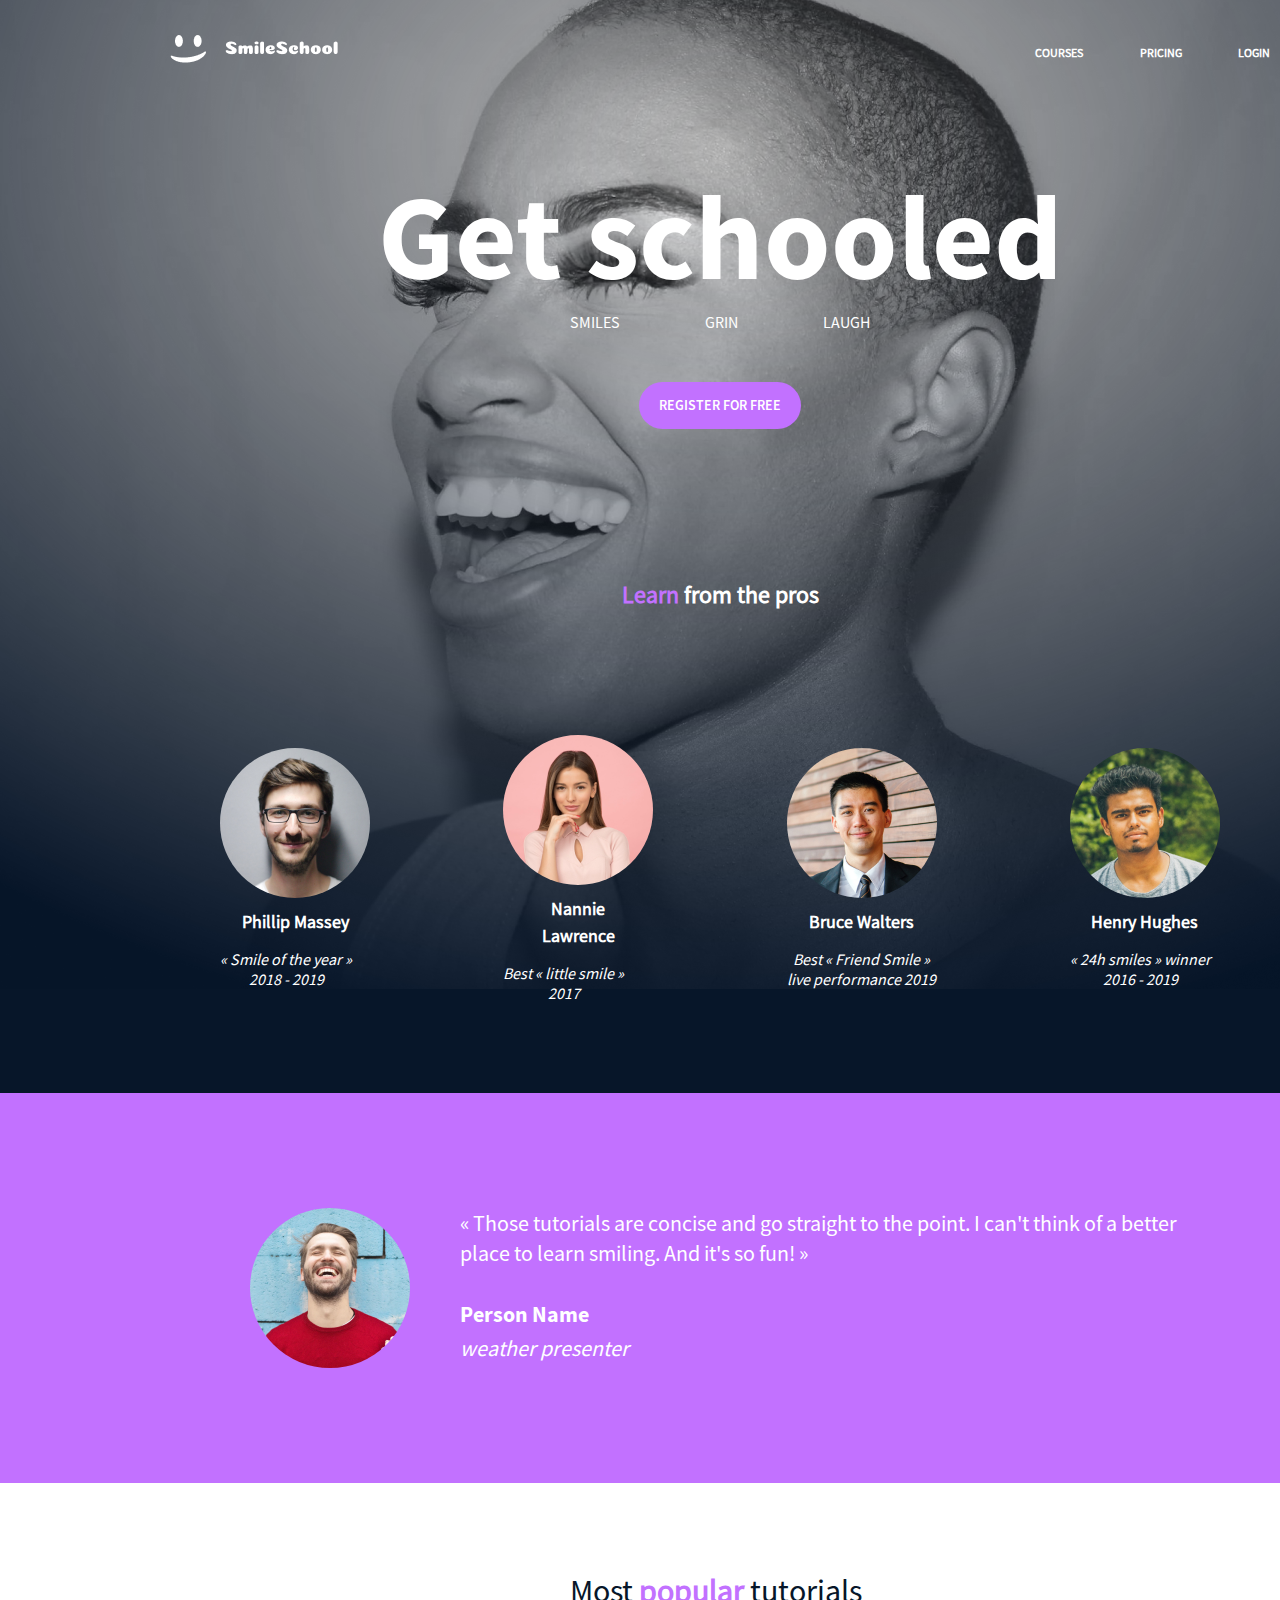
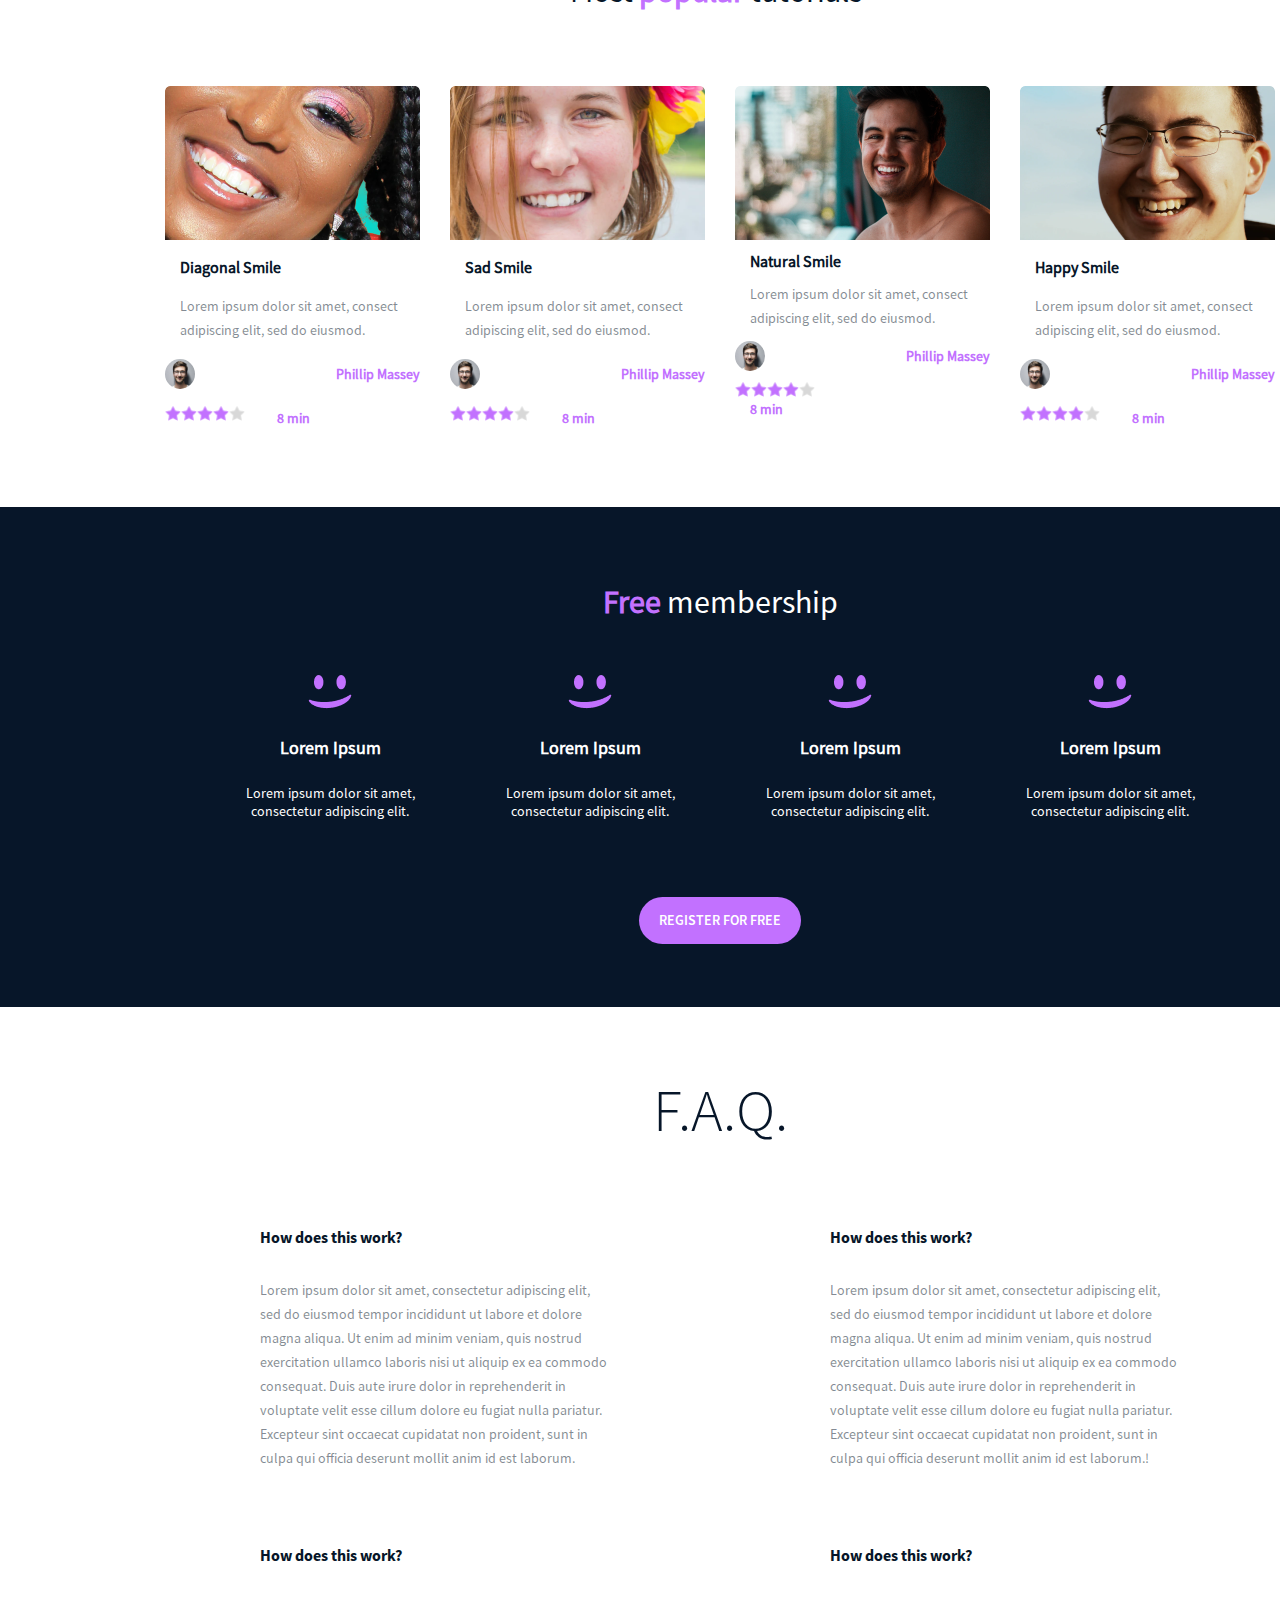
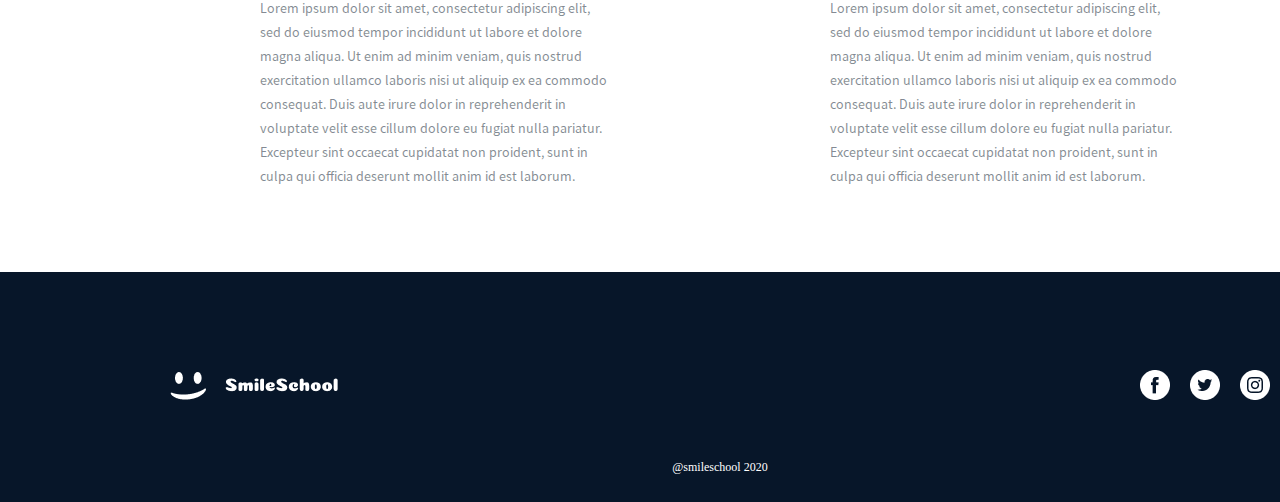
<file: css_advanced/index.html>
<!DOCTYPE html>
<html lang="en">

<head>
	<link rel="stylesheet" href="styles.css">
	<meta charset="utf-8">
	<meta name="viewport" content="width=device-width, initial-scale=1">
	<title>Document</title>
</head>

<body>
	<!--HEADER-->
	<header>
		<div id="header-banner">
			<a href="#" title="logo SmileSchool">
				<img src="../css_advanced/img/logo.png" alt="Smile School logo">
			</a>
			<nav>
				<a href="#">courses</a>
				<a href="#">pricing</a>
				<a href="#">login</a>
			</nav>
		</div>
	</header>

	<!--MAIN CONTENT-->
	<main>

		<!--BANNER-->
		<section id="banner">
			<div id="register">
				<h1>Get schooled</h1>
				<p>
					<span>SMILES</span>
					<span>GRIN</span>
					<span>LAUGH</span>
				</p>
				<button type="button">REGISTER FOR FREE</button>
			</div>

			<div id="pros_comments">
				<h2><span>Learn</span> from the pros</h2>
				<div id="pros_prez">
					<div class="pro">
						<img src="./img/1.png">
						<h3>Phillip Massey</h3>
						<p>&#171 Smile of the year &#187<br>2018 - 2019
						</p>
					</div>

					<div class="pro">
						<img src="./img/6.png">
						<h3>Nannie Lawrence</h3>
						<p> Best &#171 little smile &#187<br>2017
						</p>
					</div>

					<div class="pro">
						<img src="./img/7.png">
						<h3>Bruce Walters</h3>
						<p>Best &#171 Friend Smile &#187<br>live performance 2019
						</p>
					</div>

					<div class="pro">
						<img src="./img/8.png">
						<h3>Henry Hughes</h3>
						<p>&#171 24h smiles &#187 winner<br>2016 - 2019
						</p>
					</div>

				</div>
			</div>
		</section>

		<!-- QUOTE -->
		<section id="quote_block">
			<div id="person_name">
				<img src="./img/Bitmap.png">
				<div id="quote">
					<blockquote>
						&#171 Those tutorials are concise and go straight to the point. I can't think of a better place to learn
						smiling. And it's so fun! &#187
					</blockquote>
					<p>Person Name</p>
					<p><span>weather presenter</span></p>
				</div>
			</div>
		</section>

		<!-- VIDEO -->
		<section id="video_list">
			<h1>Most <span>popular</span> tutorials</h1>
			<div id="video_blocks">
				<div class="video">
					<img src="./img/preview.png">
					<h2>Diagonal Smile</h2>
					<p>Lorem ipsum dolor sit amet, consect adipiscing elit, sed do eiusmod.</p>
					<div class="author_infos">
						<img src="./img/1.png">
						<h3>Phillip Massey</h3>
					</div>

					<div class="starlink">
						<div class="star">
							<img src="./img/Star_1.png" alt="stars">
							<img src="./img/Star_1.png" alt="stars">
							<img src="./img/Star_1.png" alt="stars">
							<img src="./img/Star_1.png" alt="stars">
							<img src="./img/Star_5.png" alt="stars">
							<p><span>8 min</span></p>
						</div>
					</div>
				</div>

				<div class="video">
					<img src="./img/preview (3).png">
					<h2>Sad Smile</h2>
					<p>Lorem ipsum dolor sit amet, consect adipiscing elit, sed do eiusmod.
					</p>
					<div class="author_infos">
						<img src="./img/1.png">
						<h3>Phillip Massey</h3>
					</div>

					<div class="starlink">
						<div class="star">
							<img src="./img/Star_1.png" alt="stars">
							<img src="./img/Star_1.png" alt="stars">
							<img src="./img/Star_1.png" alt="stars">
							<img src="./img/Star_1.png" alt="stars">
							<img src="./img/Star_5.png" alt="stars">
							<p><span>8 min</span></p>
						</div>
					</div>
				</div>

				<div class="video">
					<img src="./img/preview (2).png">
					<h2>Natural Smile</h2>
					<p>Lorem ipsum dolor sit amet, consect adipiscing elit, sed do eiusmod.</p>
					<div class="author_infos">
						<img src="./img/1.png">
						<h3>Phillip Massey</h3>
					</div>

					<div class="starlink">
						<div class="star">
							<img src="./img/Star_1.png" alt="stars">
							<img src="./img/Star_1.png" alt="stars">
							<img src="./img/Star_1.png" alt="stars">
							<img src="./img/Star_1.png" alt="stars">
							<img src="./img/Star_5.png" alt="stars">
						</div>
							<p><span>8 min</span></p>
					</div>
				</div>

				<div class="video">
					<img src="./img/preview (4).png">
					<h2>Happy Smile</h2>
					<p>Lorem ipsum dolor sit amet, consect adipiscing elit, sed do eiusmod.</p>
					<div class="author_infos">
						<img src="./img/1.png">
						<h3>Phillip Massey</h3>
					</div>

					<div class="starlink">
						<div class="star">
							<img src="./img/Star_1.png" alt="stars">
							<img src="./img/Star_1.png" alt="stars">
							<img src="./img/Star_1.png" alt="stars">
							<img src="./img/Star_1.png" alt="stars">
							<img src="./img/Star_5.png" alt="stars">
							<p><span>8 min</span></p>
						</div>
					</div>
				</div>
			</div>
		</section>

		<!-- MEMBERShIP -->
		<section id="membership">
			<h1><span>Free</span> membership</h1>
			<div id="smile">
				<div class="block">
					<img src="./img/smile.png">
					<h2>Lorem Ipsum</h2>
					<p>Lorem ipsum dolor sit amet, consectetur adipiscing elit.</p>
				</div>

				<div class="block">
					<img src="./img/smile.png">
					<h2>Lorem Ipsum</h2>
					<p>Lorem ipsum dolor sit amet, consectetur adipiscing elit.</p>
				</div>

				<div class="block">
					<img src="./img/smile.png">
					<h2>Lorem Ipsum</h2>
					<p>Lorem ipsum dolor sit amet, consectetur adipiscing elit.</p>
				</div>

				<div class="block">
					<img src="./img/smile.png">
					<h2>Lorem Ipsum</h2>
					<p>Lorem ipsum dolor sit amet, consectetur adipiscing elit.</p>
				</div>
			</div>

			<button>REGISTER FOR FREE</button>
		</section>

		<!-- FAQ -->
		<section id="FAQ">
			<h1>F.A.Q.</h1>
			<div id="container">
				<div class="row_block">
					<div class="item_block">
						<h2>How does this work?</h2>
						<p>Lorem ipsum dolor sit amet, consectetur adipiscing elit, sed do eiusmod tempor incididunt ut labore et
							dolore magna aliqua. Ut enim ad minim veniam, quis nostrud exercitation ullamco laboris nisi ut aliquip ex
							ea commodo consequat. Duis aute irure dolor in reprehenderit in voluptate velit esse cillum dolore eu
							fugiat nulla pariatur. Excepteur sint occaecat cupidatat non proident, sunt in culpa qui officia deserunt
							mollit anim id est laborum.</p>
					</div>

					<div class="item_block">
						<h2>How does this work?</h2>
						<p>Lorem ipsum dolor sit amet, consectetur adipiscing elit, sed do eiusmod tempor incididunt ut labore et
							dolore magna aliqua. Ut enim ad minim veniam, quis nostrud exercitation ullamco laboris nisi ut aliquip ex
							ea commodo consequat. Duis aute irure dolor in reprehenderit in voluptate velit esse cillum dolore eu
							fugiat nulla pariatur. Excepteur sint occaecat cupidatat non proident, sunt in culpa qui officia deserunt
							mollit anim id est laborum.!</p>
					</div>
				</div>

				<div class="row_block">
					<div class="item_block">
						<h2>How does this work?</h2>
						<p>Lorem ipsum dolor sit amet, consectetur adipiscing elit, sed do eiusmod tempor incididunt ut labore et
							dolore magna aliqua. Ut enim ad minim veniam, quis nostrud exercitation ullamco laboris nisi ut aliquip ex
							ea commodo consequat. Duis aute irure dolor in reprehenderit in voluptate velit esse cillum dolore eu
							fugiat nulla pariatur. Excepteur sint occaecat cupidatat non proident, sunt in culpa qui officia deserunt
							mollit anim id est laborum.</p>
					</div>

					<div class="item_block">
						<h2>How does this work?</h2>
						<p>Lorem ipsum dolor sit amet, consectetur adipiscing elit, sed do eiusmod tempor incididunt ut labore et
							dolore magna aliqua. Ut enim ad minim veniam, quis nostrud exercitation ullamco laboris nisi ut aliquip ex
							ea commodo consequat. Duis aute irure dolor in reprehenderit in voluptate velit esse cillum dolore eu
							fugiat nulla pariatur. Excepteur sint occaecat cupidatat non proident, sunt in culpa qui officia deserunt
							mollit anim id est laborum.</p>
					</div>
				</div>
			</div>
		</section>
	</main>

	<!-- FOOTER -->
	<footer>
		<div id="container_1">
			<div id="nav">
				<img src="./img/logo.png">
				<div id="links">
					<a href="#" title="logo Fabebook">
						<img src="./img/Facebook_White.png" alt="Facebook"></a>
					<a href="#" title="logo X">
						<img src="./img/Twitter_White.png" alt="Twitter">
					</a>
					<a href="#" title="logo Instagram">
						<img src="./img/Instagram_White.png" alt="Instagram">
					</a>
				</div>
			</div>
			</a>
			<p>@smileschool 2020</p>
		</div>
	</footer>

</body>

</html>
</file>
<file: css_advanced/styles.css>
:root {
	--color-white: #FFFFFF;
	--color-violet: #C271FF;
	--color-black: #071629;
	--text-color: var(--color-white);
	--line-height-small: 24;
	--line-height-member: 26;
	--line-height-medium: 33.6;
}

/* Regular */
@font-face {
	font-family: 'Source Sans Pro Regular';
	src: url(./font/SourceSansPro-Regular.otf);
}

/* Light */
@font-face {
	font-family: 'Source Sans Light';
	src: url(./font/SourceSansPro-Light.otf);
}

/* Semi-bold */
@font-face {
	font-family: 'Source Sans Pro Semibold';
	src: url(./font/SourceSansPro-Semibold.otf);
}

/* Bold */
@font-face {
	font-family: 'Source Sans Pro Bold';
	src: url(./font/SourceSansPro-Bold.otf);
}

* {
	box-sizing: border-box;
	margin: 0;
	padding: 0;
	text-decoration: none;
	list-style: none;
}

html {
	width: 1440px;
	margin: auto;
}

body {
	font-family: 'Source Sans Pro Regular';
	color: var(--color-white);
	background-image: url("./img/background.png");
	background-color: black;
	background-size: auto;
	background-repeat: no-repeat;
	z-index: -1;
}

main {
	width: 100%;
	top: 0;
	left: 0;
}

/******* HEADER ********/

header {
	width: 1100px;
	height: 30px;
	margin: 35px auto;
}

#header-banner {
	display: flex;
	justify-content: space-between;
	align-items: center;
}

nav {
	width: 235px;
	display: flex;
	justify-content: space-between;
	align-items: center;
}

nav a {
	color: var(--color-white);
	font-size: 12px;
	font-weight: 700;
	text-transform: uppercase;
	line-height: 15px;
}

/******* BANNER SECTION *******/

#banner {
	padding-top: 125px;
	display: flex;
	flex-direction: column;
	justify-content: center;
	align-items: center;
	height: 993px;
}

#register {
	text-align: center;
}

#banner h1 {
	font-size: 120px;
	font-family: 'Source Sans Pro Bold';
	font-weight: bold;	
	line-height: 150px;
}

#banner p {
	margin-left: auto;
	margin-right: auto;
	width: 300px;
	margin-bottom: 50px;
	display: flex;
	justify-content: space-between;
	align-items: center;
	font-size: 16px;
	line-height: 20px;
}

button {
	padding: 15px 20px;
	font-size: 14px;
	font-family: 'Source Sans Pro Semibold';
	line-height: 17px;
	color: var(--color-white);
	background-color: var(--color-violet);
	border: none;
	border-radius: 25px;
}

#pros_comments span {
	color: var(--color-violet);
}

#pros_comments {
	margin-top: 150px;
	display: flex;
	flex-direction: column;
	justify-content: center;
	align-items: center;
}

#pros_prez {
	width: 1000px;
	margin-top: 125px;
	margin-bottom: 100px;
	display: flex;
	flex-direction: row;
	justify-content: space-between;
	align-items: center;
}

.pro {
	display: flex;
	flex-direction: column;
	width: 150px;
	align-items: center;
	text-align: center;
}

.pro img {
	border-radius: 50%;
	width: 150px;
	height: 150px;
}

.pro h3 {
	font-size: 18px;
	line-height: 27px;
	padding: 10px;
}

.pro p {
	font-style: italic;
	font-size: 16px;
	height: 48px;
}

/****** QUOTE ******/

#quote_block {
	display: flex;
	width: 1440px;
	height: 390px;
	background-color: var(--color-violet);
	justify-content: center;
	align-items: center;
}

#person_name {
	display: flex;
	flex-direction: row;
	width: 950px;
	height: 160px;
	justify-content: center;
	align-items: center;
	gap: 50px;
	line-height: 30px;
}

#person_name img {
	border-radius: 50%;
	width: 160px;
	height: 160px;
}

#quote {
	height: 160px;
	display: flex;
	flex-direction: column;
}

#person_name blockquote {
	font-family: 'Source Sans Pro Regular';
	font-size: 22px;
	font-weight: 200;
	width: 730px;
	margin-bottom: 30px;
}

#person_name p {
	line-height: 33.6px;
	font-family: 'Source Sans Pro Bold';
	font-size: 22px;
}

#person_name span {
	font-family: 'Source Sans Pro Regular';
	font-style: italic;
	font-weight: lighter;
	line-height: 33px;
}

/***** VIDEO *****/

#video_list {
	color: #071629;
	background-color: #FFFFFF;
	padding-top: 88px;
	margin: auto;
	display: flex;
	height: 624px;
	flex-direction: column;
	align-items: center;
}

#video_list h1 {
	width: 300px;
	font-weight: lighter;
	font-size: 32px;
}

#video_list span, #membership span {
	font-weight: bold;
	color: var(--color-violet);
}

#video_blocks {
	padding: 75px 75px 0 75px;
	display: flex;
	flex-direction: row;
	justify-content: space-between;
	align-items: center;
	gap: 30px;
}

.video img {
	border-radius: 5px 5px 0 0;
}

.video {
	width: 255px;
	height: 335px;
	display: flex;
	flex-direction: column;
	justify-content: space-between;
}

#video_list p {
	color: rgba(7, 22, 41, 0.5016);
	padding: 0 15px;
	line-height: 24px;
	text-align: left;
	font-size: 14px;
}

#video_list h2 {
	font-size: 16px;
	padding: 0 15px;
	line-height: 20px;
}

.author_infos img {
	width: 30px;
	height: 30px;
	border-radius: 50%;
}

.author_infos {
	display: flex;
	flex: row;
	align-items: center;
	justify-content: space-between;
}

.author_infos h3 {
	display: flex;
	color: var(--color-violet);
	font-size: 14px;
}

.starlink {
	justify-content: space-between;
	align-items: center;
}

.star {
	display: flex;
	flex-direction: row;
	width: 15px;
	height: 15px;
}

.star span {
	align-items: center;
	display: flex;
	width: 50px;
	justify-content: right;
}

/***** MEMBERSHIP *****/

#membership {
	background-color: var(--color-black);
	width: 1440px;
	height: 500px;
	padding: 75px;
	display: flex;
	flex-direction: column;
	align-items: center;
}

#membership h1 {
	font-family: 'Source Sans Pro Regular';
	font-weight: lighter;
	font-size: 32px;
	margin-bottom: 50px;
}

#smile {
	display: flex;
	flex-direction: row;
	justify-content: center;
	align-items: center;
}

.block {
	display: flex;
	width: 260px;
	height: 150px;
	flex-direction: column;
	justify-content: center;
	align-items: center;
	margin-bottom: 75px;
}

.block h2 {
	margin-top: 25px;
	margin-bottom: 25px;
	font-size: 18px;
}

.block p {
	text-align: center;
	font-size: 14px;
	font-weight: lighter;
	width: 220px;
}





/***** FAQ *****/

#FAQ {
	background-color: #FFFFFF;
	color: #071629;
	margin: auto;
	padding: 65px;
	height: 865px;
	display: flex;
	flex-direction: column;
	align-items: center;	
}

#container {
	width: 920px;
	margin: auto;
	display: flex;
	flex-direction: column;
	justify-content: space-between;
}

#FAQ h1 {
	font-family: 'Source Sans Light';
	font-weight: 400;
	font-size: 60px;
	margin-bottom: 80px;
}

.row_block {
	display: flex;
	flex-direction: row;
	justify-content: space-between;
}

.item_block {
	width: 350px;
	height: 240px;
	margin-bottom: 78px;
}

.item_block h2 {
	font-family: 'Source Sans Pro Bold';
	font-size: 16px;
	margin-bottom: 31px;
}

.item_block p {
	color: rgba(7, 22, 41, 0.5016);
	justify-content: center;
	font-size: 14px;
	line-height: 24px;
}

/***** FOOTER *****/

footer {
	display: flex;
	flex-direction: column;
	height: 230px;
	background-color: var(--color-black);
	align-items: center;
	justify-content: center;
}

#container_1 {
	display: flex;
	flex-direction: column;
	align-items: center;
	justify-content: center;
}

#nav {
	position: absolute;
	display: flex;
	margin: auto;
	width: 1100px;
	flex-direction: row;
	justify-content: space-between;
	align-items: center;
}

#container_1 p {
	display: flex;
	position: relative;
	margin-top: 160px;
	font-family: 'Source Sans Pro Light';
	font-size: 12px;
}

#links {
	justify-content: space-between;
	width: 130px;
	display: flex;
}
</file>
